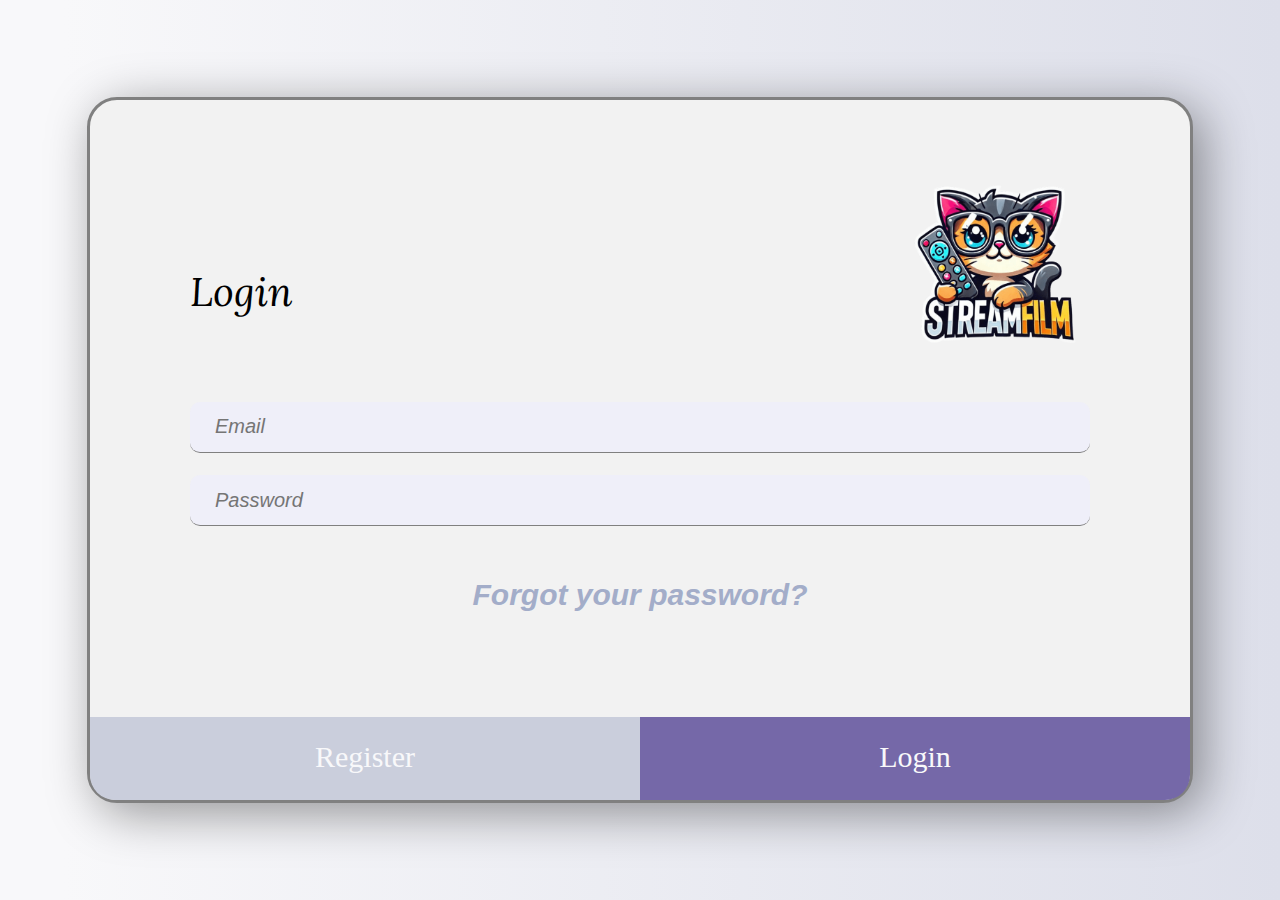
<file: View/login/index.html>
<!DOCTYPE html>
<html lang="en">
<head>
    <meta charset="UTF-8">
    <meta name="viewport" content="width=device-width, initial-scale=1.0">
    <link rel="stylesheet" href="../../Style/login/login.css">
    <link href="https://fonts.googleapis.com/css2?family=Lora:wght@400;700&display=swap" rel="stylesheet">
      
    <title>Login</title>
</head>
<body>
    <main>

    <form id="idform">
     

        <section id="section-uno">
            <h2 id="header2-login">Login</h2>
            <img src="../../Assets/pruebadefinitiva.png" alt="imagen-logo">
        </section>

        <section  id="section-dos">
            <input class="login-input"  size="30" type="email" id="idemail" name="email" placeholder="Email">
            <input class="login-input" size="30" type="password" id="idpass" name="pass" placeholder="Password">
        </section>

        <section id="section-tres">    
            <a href="./forgotpassword.html">Forgot your password?</a>
        </section>

        <div id="login-div-buttons">
            <a id="login-button-two" href="./register.html">Register</a>
          <a id="login-button-one" href="../dashboard/home.html">Login</a>
        
        </div>

        
    </form> 

    </main>
</body>
</html>
</file>
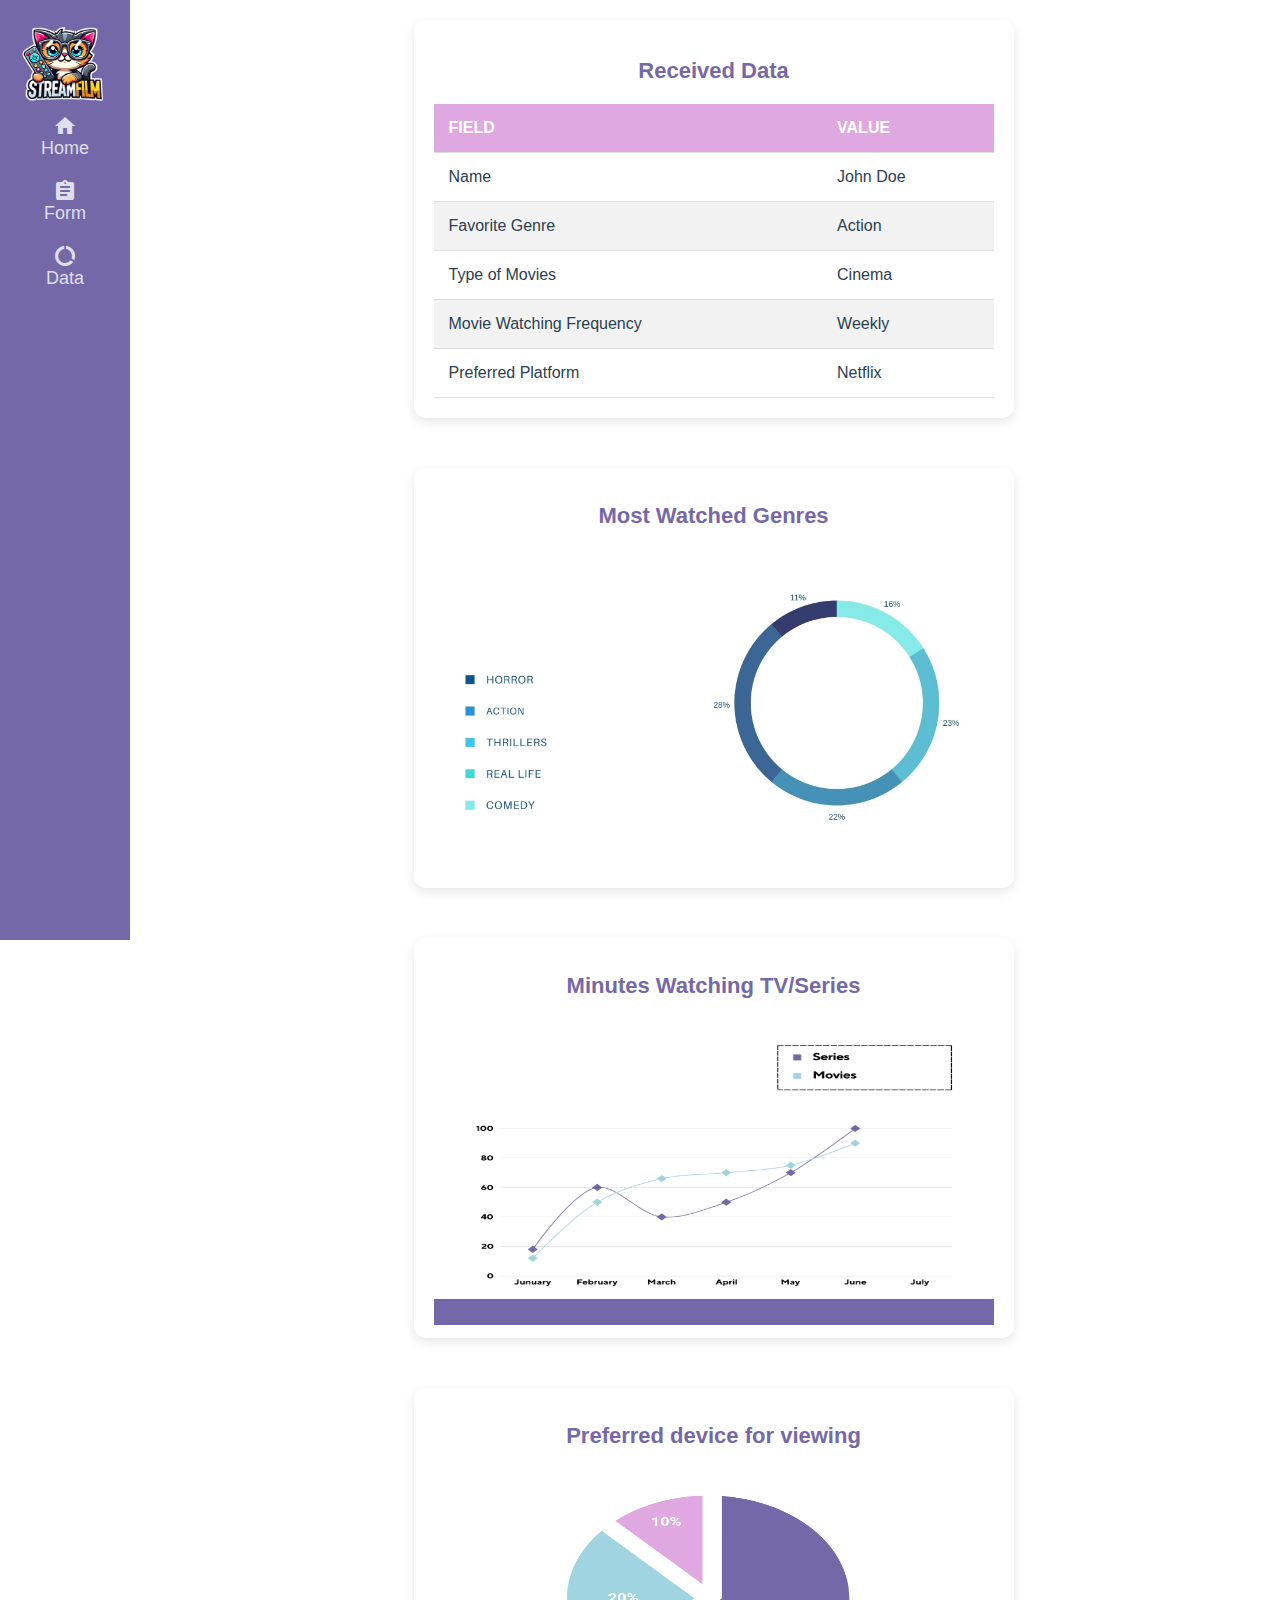
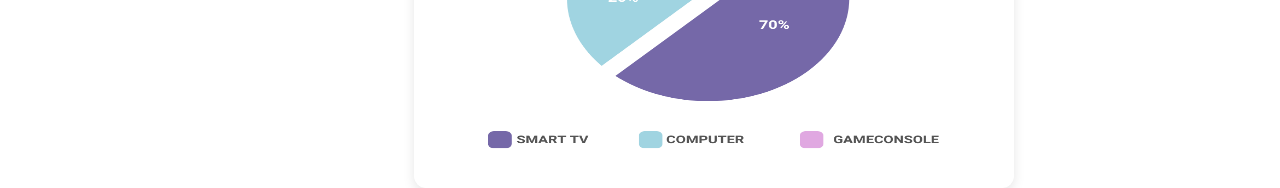
<file: View/dashboard/data.html>
<!DOCTYPE html>
<html lang="en">
<head>
    <meta charset="UTF-8">
    <meta name="viewport" content="width=device-width, initial-scale=1.0">
    <title>Data</title>
    <link rel="stylesheet" href="../../Style/dashboard/data.css">
    <link href="https://fonts.googleapis.com/icon?family=Material+Icons" rel="stylesheet">
</head>
<body>
    <main class="main">
        <section class="menu">
            <div class="logo">
                <img src="../../Assets/dashboard/logo.png" alt="">
            </div>
            <nav class="barra">
                <a href="./home.html"><span class="material-icons">home</span>Home</a>
                <a href="./form.html"><span class="material-icons">assignment</span>Form</a>
                <a href="./data.html"><span class="material-icons">data_usage</span>Data</a>
            </nav>
        </section>
        
        <section class="data-all">
            <section class="data-card">
                <div class="card">
                    <h2>Received Data</h2>
                    <table>
                        <thead>
                            <tr>
                                <th>Field</th>
                                <th>Value</th>
                            </tr>
                        </thead>
                        <tbody>
                            <tr>
                                <td>Name</td>
                                <td>John Doe</td>
                            </tr>
                            <tr>
                                <td>Favorite Genre</td>
                                <td>Action</td>
                            </tr>
                            <tr>
                                <td>Type of Movies</td>
                                <td>Cinema</td>
                            </tr>
                            <tr>
                                <td>Movie Watching Frequency</td>
                                <td>Weekly</td>
                            </tr>
                            <tr>
                                <td>Preferred Platform</td>
                                <td>Netflix</td>
                            </tr>
                        </tbody>
                    </table>
                </div>
            </section>
            <section class="data-card">
                <div class="card">
                    <h1>Most Watched Genres</h1>
                    <img src="/Assets/dashboard/grafico.jpg" alt="data">
                </div>
            </section>
            <section class="data-card">
                <div class="card02">
                    <h1>Minutes Watching TV/Series</h1>
                    <img src="/Assets/dashboard/grafico2.jpg" alt="Minutes">
                </div>
            </section>
            <section class="data-card">
                <div class="card02">
                    <h1>Preferred device for viewing</h1>
                    <img src="/Assets/dashboard/grafico3.png" alt="Device">
                </div>
            </section>
        </section>
    </main>
</body>
</html>
</file>
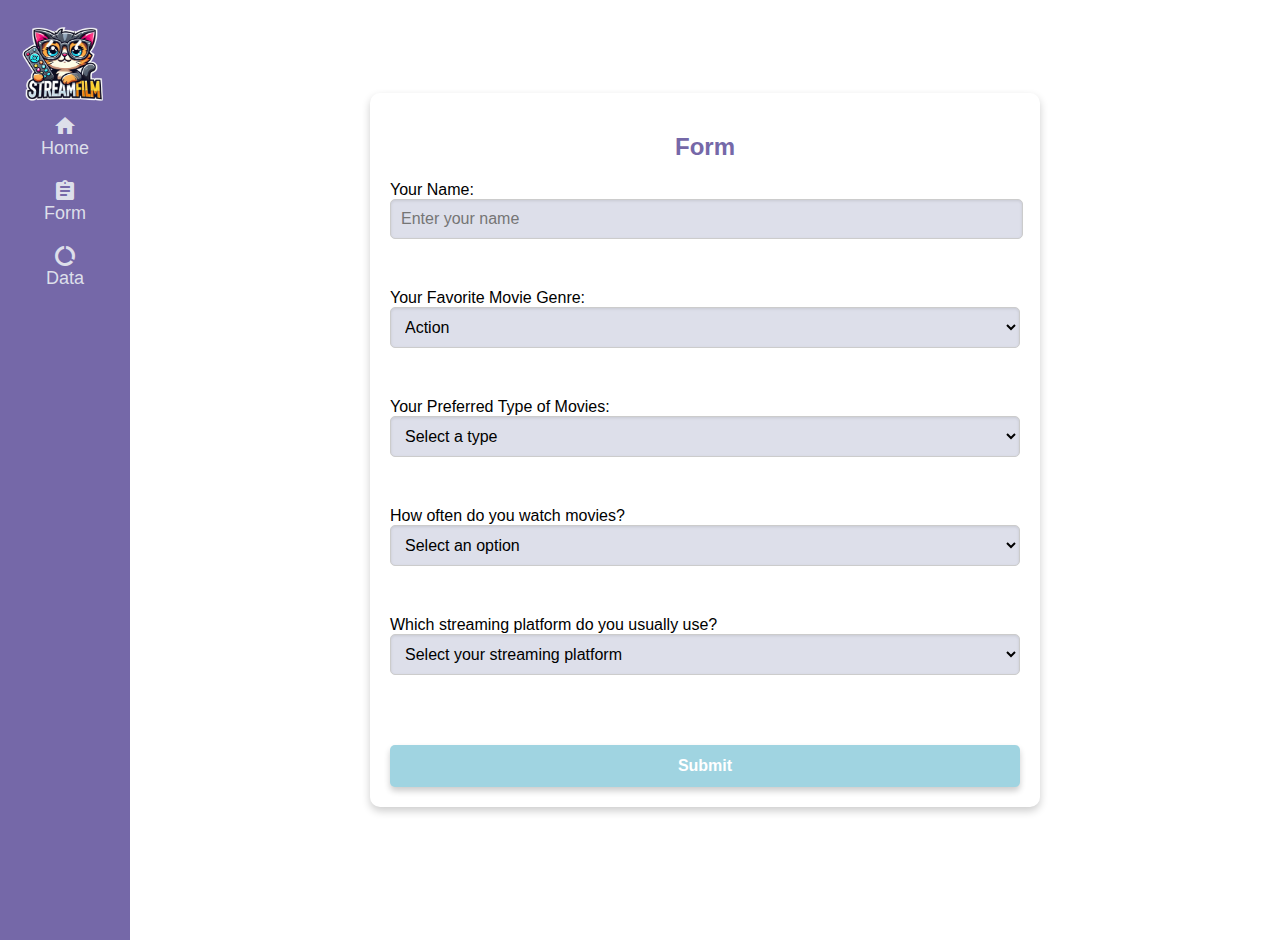
<file: View/dashboard/form.html>
<!DOCTYPE html>
<html lang="en">
<head>
    <meta charset="UTF-8">
    <meta name="viewport" content="width=device-width, initial-scale=1.0">
    <title>Form</title>
    <link href="https://fonts.googleapis.com/icon?family=Material+Icons" rel="stylesheet">
    <link rel="stylesheet" href="/Style/dashboard/form.css"> 
</head>
<body>
    <main class="main">
        <section class="menu">
            <div class="logo">
                <img src="../../Assets/dashboard/logo.png" alt="">
            </div>
            <nav class="barra">
                <a href="./home.html"><span class="material-icons">home</span>Home </a>
                <a href="./form.html"><span class="material-icons">assignment</span>Form </a>
                <a href="./data.html"><span class="material-icons">data_usage</span>Data</a>
            </nav>
        </section>
        
        <section class="form-card">
            <h2>Form</h2>
            <form>
                <label>Your Name:</label>
                <input type="text" placeholder="Enter your name">

                <label>Your Favorite Movie Genre:</label>
                <select name="genre">
                    <option value="action">Action</option>
                    <option value="comedy">Comedy</option>
                    <option value="drama">Drama</option>
                    <option value="horror">Horror</option>
                    <option value="adventure">Adventure</option>
                    <option value="science_fiction">Science Fiction</option>
                    <option value="fantasy">Fantasy</option>
                    <option value="animation">Animation</option>
                    <option value="documentary">Documentary</option>
                </select>

                <label>Your Preferred Type of Movies:</label>
                <select>
                    <option value="" disabled selected>Select a type</option>
                    <option value="cinema">Cinema</option>
                    <option value="tv">TV</option>
                    <option value="streaming">Streaming</option>
                </select>

                <label>How often do you watch movies?</label>
                <select>
                    <option value="" disabled selected>Select an option</option>
                    <option value="daily">Daily</option>
                    <option value="weekly">Weekly</option>
                    <option value="occasionally">Occasionally</option>
                    <option value="none">Prefer not to answer</option>
                </select>

                <label>Which streaming platform do you usually use?</label>
                <select>
                    <option value="" disabled selected>Select your streaming platform</option>
                    <option value="netflix">Netflix</option>
                    <option value="hulu">Hulu</option>
                    <option value="disney_plus">Disney+</option>
                    <option value="hbo_max">HBO Max</option>
                    <option value="prime_video">Amazon Prime Video</option>
                    <option value="apple_tv">Apple TV+</option>
                    <option value="paramount_plus">Paramount+</option>
                    <option value="other">Other</option>
                </select>
                
                <button class="btn-submit">Submit</button>
            </form>
        </section>
    </main>
</body>
</html>
</file>
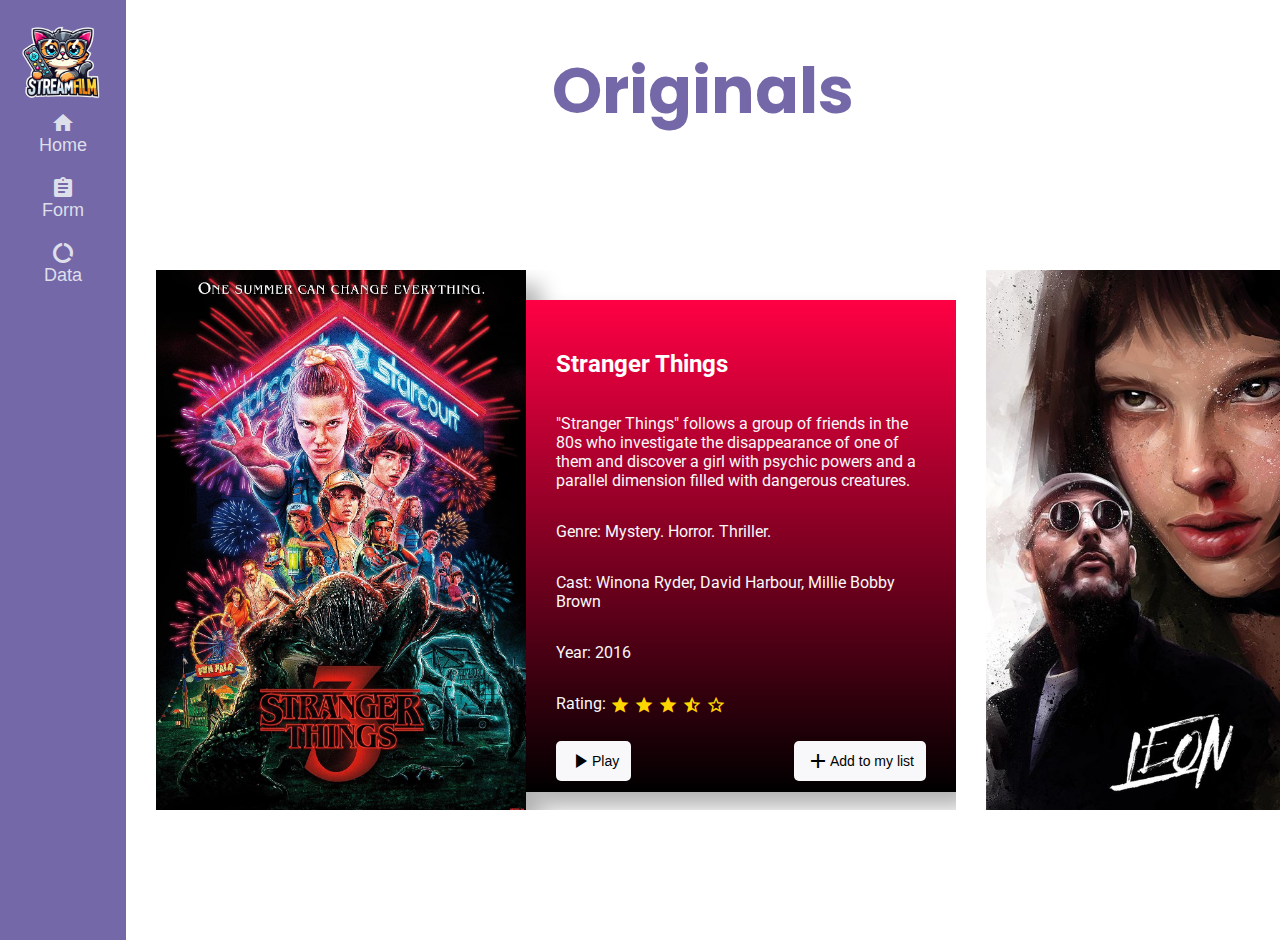
<file: View/dashboard/home.html>
<!DOCTYPE html>
<html lang="en">
<head>
    <meta charset="UTF-8">
    <meta name="viewport" content="width=device-width, initial-scale=1.0">
    <title>Dashboard</title>
    <link rel="stylesheet" href="/Style/dashboard/home.css">
    <link href="https://fonts.googleapis.com/icon?family=Material+Icons" rel="stylesheet">
    <link href="https://fonts.googleapis.com/css2?family=Roboto:wght@400;700&display=swap" rel="stylesheet">
    <link href="https://fonts.googleapis.com/css2?family=Poppins:wght@600&display=swap" rel="stylesheet">
</head>
<body>
    <main class="main">
        <section class="menu">
            <div class="logo">
                <img src="/Assets/dashboard/logo.png" alt="">
            </div>
            <nav class="barra">
                <a href="/View/dashboard/home.html"><span class="material-icons">home</span>Home</a>
                <a href="/View/dashboard/form.html"><span class="material-icons">assignment</span>Form</a>
                <a href="/View/dashboard/data.html"><span class="material-icons">data_usage</span>Data</a>
            </nav>
        </section>
        <section class="container-all">
            <section class="titulo">
                <h1>Originals</h1>
            </section>
            <section class="carrusel">
                <div class="carrusel-container">
                    <div class="carrusel-item">
                        <div class="card-imagen">
                            <img src="/Assets/dashboard/stranger.jpg" alt="Stranger Things">
                        </div>
                        <div class="card-info" id="stranger-things">
                            <h2>Stranger Things</h2>
                            <p>"Stranger Things" follows a group of friends in the 80s who investigate the disappearance of one of them and discover a girl with psychic powers and a parallel dimension filled with dangerous creatures.</p>
                            <p>Genre: Mystery. Horror. Thriller.</p>
                            <p>Cast: Winona Ryder, David Harbour, Millie Bobby Brown</p>
                            <p>Year: 2016</p>
                            <p>Rating: 
                                <span class="material-icons star">star</span>
                                <span class="material-icons star">star</span>
                                <span class="material-icons star">star</span>
                                <span class="material-icons star">star_half</span>
                                <span class="material-icons star">star_border</span>
                            </p>
                            <div class="buttons">
                                <button class="btn-play"><span class="material-icons">play_arrow</span>Play</button>
                                <button class="btn-add"><span class="material-icons">add</span>Add to my list</button>
                            </div>
                        </div>
                    </div>
                    <div class="carrusel-item">
                        <div class="card-imagen">
                            <img src="/Assets/dashboard/leon.jpg" alt="Leon: The Professional">
                        </div>
                        <div class="card-info" id="leon">
                            <h2>Leon: The Professional</h2>
                            <p>A hitman becomes the protector of an orphaned girl after a brutal murder in her family.</p>
                            <p>Genre: Action.</p>
                            <p>Cast: Jean Reno, Natalie Portman, Gary Oldman</p>
                            <p>Year: 1994</p>
                            <p>Rating: 
                                <span class="material-icons star">star</span>
                                <span class="material-icons star">star</span>
                                <span class="material-icons star">star</span>
                                <span class="material-icons star">star_half</span>
                                <span class="material-icons star">star_border</span>
                            </p>
                            <div class="buttons">
                                <button class="btn-play"><span class="material-icons">play_arrow</span>Play</button>
                                <button class="btn-add"><span class="material-icons">add</span>Add to my list</button>
                            </div>
                        </div>
                    </div>
                    <div class="carrusel-item">
                        <div class="card-imagen">
                            <img src="/Assets/dashboard/joker.jpg" alt="Joker">
                        </div>
                        <div class="card-info" id="joker">
                            <h2>Joker</h2>
                            <p>A failed comedian becomes a psychotic criminal who destabilizes Gotham City with his chaotic presence.</p>
                            <p>Genre: Drama. Crime.</p>
                            <p>Cast: Joaquin Phoenix, Robert De Niro, Zazie Beetz</p>
                            <p>Year: 2019</p>
                            <p>Rating: 
                                <span class="material-icons star">star</span>
                                <span class="material-icons star">star</span>
                                <span class="material-icons star">star</span>
                                <span class="material-icons star">star</span>
                                <span class="material-icons star">star_border</span>
                            </p>
                            <div class="buttons">
                                <button class="btn-play"><span class="material-icons">play_arrow</span>Play</button>
                                <button class="btn-add"><span class="material-icons">add</span>Add to my list</button>
                            </div>
                        </div>
                    </div>
                    <div class="carrusel-item">
                        <div class="card-imagen">
                            <img src="/Assets/dashboard/walking.jpg" alt="The Walking Dead">
                        </div>
                        <div class="card-info" id="walking-dead">
                            <h2>The Walking Dead</h2>
                            <p>In a post-apocalyptic world filled with zombies, a group of survivors searches for safety while facing threats from both the undead and other humans.</p>
                            <p>Genre: Horror. Drama. Action.</p>
                            <p>Cast: Andrew Lincoln, Norman Reedus, Melissa McBride</p>
                            <p>Year: 2010</p>
                            <p>Rating: 
                                <span class="material-icons star">star</span>
                                <span class="material-icons star">star</span>
                                <span class="material-icons star">star</span>
                                <span class="material-icons star">star_half</span>
                                <span class="material-icons star">star_border</span>
                            </p>
                            <div class="buttons">
                                <button class="btn-play"><span class="material-icons">play_arrow</span>Play</button>
                                <button class="btn-add"><span class="material-icons">add</span>Add to my list</button>
                            </div>
                        </div>
                    </div>
                    <div class="carrusel-item">
                        <div class="card-imagen">
                            <img src="/Assets/dashboard/hora.jpeg" alt="Adventure Time">
                        </div>
                        <div class="card-info" id="hora-aventura">
                            <h2>Adventure Time</h2>
                            <p>The adventures of Finn, a human boy, and Jake, his best friend and adoptive brother, a magical dog, in a post-apocalyptic world full of creatures and fantastic characters.</p>
                            <p>Genre: Animation. Adventure. Comedy.</p>
                            <p>Cast: Jeremy Shada, John DiMaggio, Hynden Walch</p>
                            <p>Year: 2010</p>
                            <p>Rating: 
                                <span class="material-icons star">star</span>
                                <span class="material-icons star">star</span>
                                <span class="material-icons star">star</span>
                                <span class="material-icons star">star</span>
                                <span class="material-icons star">star_border</span>
                            </p>
                            <div class="buttons">
                                <button class="btn-play"><span class="material-icons">play_arrow</span>Play</button>
                                <button class="btn-add"><span class="material-icons">add</span>Add to my list</button>
                            </div>
                        </div>
                    </div>
                    <div class="carrusel-item">
                        <div class="card-imagen">
                            <img src="/Assets/dashboard/game.jpg" alt="Game of Thrones">
                        </div>
                        <div class="card-info" id="game-thrones">
                            <h2>Game of Thrones</h2>
                            <p>In a fantasy world filled with political intrigue and conflict, several noble families fight for control of the Iron Throne and the Seven Kingdoms.</p>
                            <p>Genre: Fantasy. Drama. Adventure.</p>
                            <p>Cast: Emilia Clarke, Kit Harington, Peter Dinklage</p>
                            <p>Year: 2011</p>
                            <p>Rating: 
                                <span class="material-icons star">star</span>
                                <span class="material-icons star">star</span>
                                <span class="material-icons star">star</span>
                                <span class="material-icons star">star_half</span>
                                <span class="material-icons star">star_border</span>
                            </p>
                            <div class="buttons">
                                <button class="btn-play"><span class="material-icons">play_arrow</span>Play</button>
                                <button class="btn-add"><span class="material-icons">add</span>Add to my list</button>
                            </div>
                        </div>
                    </div>
                </div>
            </section>
        </section>
    </main>
</body>
</html>
</file>
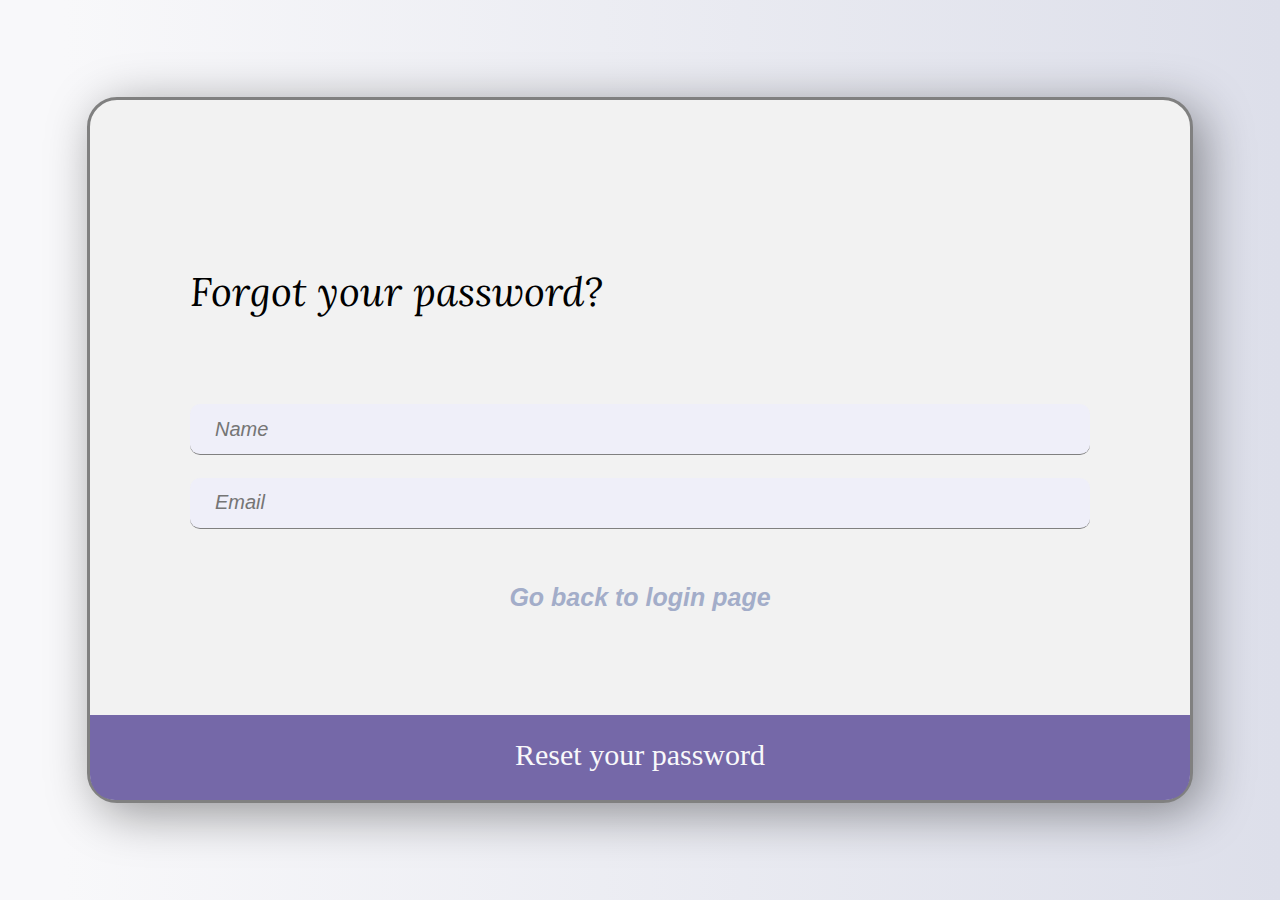
<file: View/login/forgotpassword.html>
<!DOCTYPE html>
<html lang="en">
<head>
    <meta charset="UTF-8">
    <meta name="viewport" content="width=device-width, initial-scale=1.0">
    <link rel="stylesheet" href="../../Style/login/forgotpassword.css">
    <title>Forgot your password?</title>
</head>
<body>
    <main>
        <form id="id-form-forgot">
            <section id="forgot-section-one">
                <h2 id="heading-forgot">Forgot your password?</h2>
            </section>

            <section id="forgot-section-two">
                <input class="forgot-input"  size="30" type="text" placeholder="Name" >
                <input class="forgot-input" size="30" type="email" placeholder="Email">

            </section>

            <section id="forgot-section-three">
                <a href="./index.html">Go back to login page</a>
            </section>

            <a id="forgot-reset-button" href="../dashboard/home.html">Reset your password</a>
            
        </form>
       
        </form>

    </main>
    
</body>
</html>
</file>
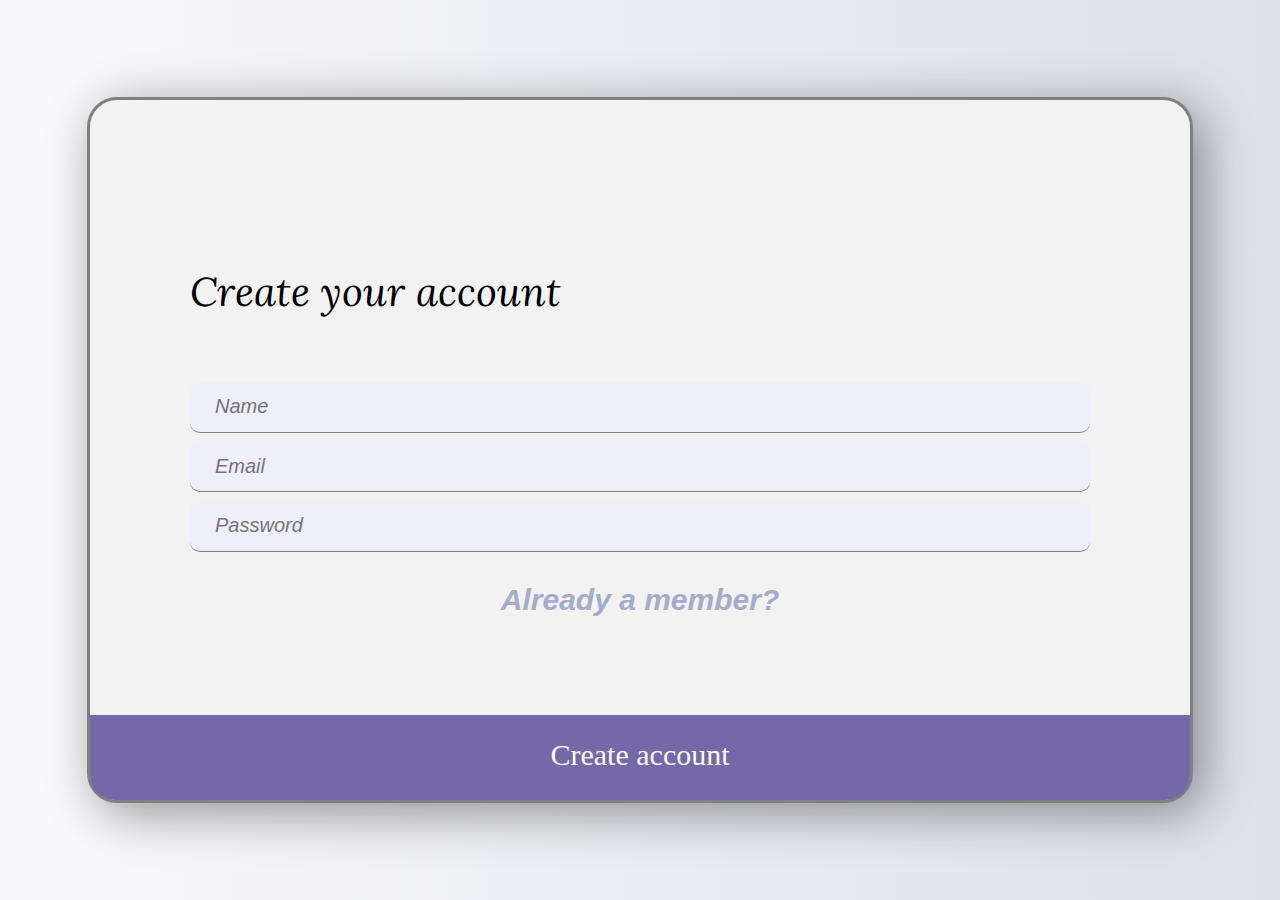
<file: View/login/register.html>
<!DOCTYPE html>
<html lang="en">
<head>
    <meta charset="UTF-8">
    <meta name="viewport" content="width=device-width, initial-scale=1.0">
    <link rel="stylesheet" href="/Style/login/register.css">
    <title>Register</title>
</head>
<body>
    <main>
        <form id="id-form-register">
            <section id="register-section-one">
                <h2 id="heading-register">Create your account</h2>
            </section>

            <section id="register-section-two">
                <input class="register-input"  size="30" type="text" id="idtext" name="text" placeholder="Name" >
                <input class="register-input" size="30" type="email" id="idemail" name="email" placeholder="Email">
                <input class="register-input" size="30" type="password" id="idpass" name="pass" placeholder="Password">
            </section>

            <section id="register-section-three">
                <a href="/View/login/index.html">Already a member?</a>
            </section>

            <a id="register-create-button" href="/View/dashboard/home.html">Create account</a>
            
        </form>

    </main>
    
</body>
</html>
</file>
<file: Style/login/login.css>
@import url('https://fonts.googleapis.com/css2?family=Lora:wght@400;700&display=swap');
body{
  /* background-color: #f2f2f2; */
  background: linear-gradient(90deg, rgba(248,248,250,1) 5%, rgba(221,223,234,1) 100%);
  display: flex;              
  justify-content: center;       
  align-items: center;
  height: 100vh;                 
  width: 100%;
  margin: 0;   
}

#header2-login{
    font-size: 40px;
    font-family: 'Lora', serif;
    font-weight: 400;
    font-style: italic;
}

#idform{
  background-color: #f2f2f2;
  box-shadow: 10px 10px 50px rgba(0, 0, 0, 0.4) ;
    border-radius: 30px;
    border-style: solid;
    border-color: grey;
    border-width: 3px;
    width: 1100px;
    height: 700px;
    display: flex;
    flex-direction: column;
    justify-content: space-between;
    align-items: center;
  }

  /*JustifyCOntent = MainAxisAligment
    Align-Items =CrossAxisAligment*/
#section-uno {

  display: flex;
  flex-direction: row;
  align-items:end;
  justify-content: space-between;
  width: 900px;
  height: 250px;
}

#section-uno img{
  width: 180px;
  height: 180px;
  border-radius: 10px;
}

#section-dos {
  display: flex;
  flex-direction: column;
  justify-content: space-evenly;
  width: 900px;
  height: 170px;
}

.login-input{
    border-radius: 10px;
    padding: 0px 15px;
    height: 50px;
    color: black;
    font-style: italic;
    font-size: 20px;
    border: none;                
    border-bottom: 1px solid grey;
    background-color: #eeeef9ef;
}

.login-input::placeholder{
    padding-left: 10px;
}

#section-tres{

  display: flex;
  flex-direction: column;
  justify-content: start;
  align-items: center;
  width: 1000px;
  height: 110px;
}

#section-tres a{
    color: #a3adc9;
    text-decoration: none;
    font-size: 30px;
    font-family: 'Roboto', sans-serif;
    font-weight: 550;
    font-style: italic;
}

#login-div-buttons{
    width: 100%;
    display: flex;
    flex-direction: row;
    justify-content: space-around;
}


#login-button-one{
  text-decoration: none;
  /* width: 500px; 
  height: 80px; */
  height: 100%;
  width: 50%;
  font-family: 'Times New Roman',sans-serif;
  font-size: 30px; 
  text-align: center;
  background-color: #7568a8;  
  color: #f8f8fa; 
  line-height: 80px; 
  border-radius: 0px 0px 25px 0px; 

}

#login-button-two{
  text-decoration: none;
  height: 100%;
  width: 50%;
  font-family: 'Times New Roman', Times, serif;
  font-size: 30px; 
  margin-bottom: 3px; 
  text-align: center;
  background-color: #cacedc;
  color: #f8f8fa;
  line-height: 80px; 
  /* border-radius: 5px;  */
  border-radius: 0px 0px 0px 25px; 
}
</file>
<file: Style/dashboard/data.css>
:root {
    --gris-claro: #f8f8fa;
    --gris-mediano: #cacedc;
    --gris-azulado: #dddfea;
    --morado: #7568a8;
    --azul-suave: #a3adc9;
    --azul-celeste: #a0d4e1;
    --rosa: #e0a8e1;
    --hover-barra: #4b4275;
}

body {
    margin: 0;
    padding: 0;
    font-family: Arial, sans-serif;
}

.main {
    display: flex;
    height: 100vh;
}

.menu {
    background-color: var(--morado);
    width: 10vh;
    height: 100vh;
    padding: 20px;
    display: flex;
    flex-direction: column;
}

.logo img {
    width: 100%;
    height: auto;
    object-fit: cover;
    display: block;
}

.barra {
    color: var(--morado);
}

.barra a {
    display: flex;
    flex-direction: column;
    color: var(--gris-azulado);
    padding: 10px;
    text-decoration: none;
    font-size: 18px;
    text-align: center;
}

.data-all {
    display: flex;
    flex-wrap: wrap;
    justify-content: center;
    margin-left: 10vh;
    gap: 50px;
    padding: 20px;
    width: calc(100% - 37vh);
}

.data-card {
    flex: 1 1 calc(50% - 20px); 
    max-width: 600px;
    box-sizing: border-box;
}


.card {
    background-color: white;
    padding: 20px;
    border-radius: 12px;
    box-shadow: 0 4px 12px rgba(0, 0, 0, 0.1);
    text-align: center;
    transition: transform 0.3s ease, box-shadow 0.3s ease;
}



.card:hover {
    transform: scale(1.05); 
    box-shadow: 0 8px 16px rgba(0, 0, 0, 0.2); 
}

.card h2, .card h1 {
    margin-bottom: 20px;
    font-size: 22px;
    color: var(--morado);
}

.card img {
    width: 100%;
    height: auto;
    max-height: 400px; 
}

.card02 {
    background-color: white;
    height: 40vh;
    padding: 20px;
    border-radius: 12px;
    box-shadow: 0 4px 12px rgba(0, 0, 0, 0.1);
    text-align: center;
    transition: transform 0.3s ease, box-shadow 0.3s ease;
}



.card02:hover {
    transform: scale(1.05); 
    box-shadow: 0 8px 16px rgba(0, 0, 0, 0.2); 
}

.card02 h2, .card02 h1 {
    margin-bottom: 20px;
    font-size: 22px;
    color: var(--morado);
}

.card02 img {
    width: 100%;
    height: 34vh;
    max-height: 400px; 
}

table {
    width: 100%;
    border-collapse: collapse;
    margin-top: 20px;
}

thead {
    background-color: var(--rosa);
    color: white;
}

th, td {
    padding: 15px;
    text-align: left;
    border-bottom: 1px solid #ddd;
}

tbody tr:nth-child(even) {
    background-color: #f2f2f2;
}

tbody tr:hover {
    background-color: #eaeaea;
}

th {
    font-weight: 600;
    text-transform: uppercase;
}

td {
    font-size: 16px;
    color: #2c3e50;
}
</file>
<file: Style/dashboard/form.css>
:root {
    --gris-claro: #f8f8fa;
    --gris-mediano: #cacedc;
    --gris-azulado: #dddfea;
    --morado: #7568a8;
    --azul-suave: #a3adc9;
    --azul-celeste: #a0d4e1;
    --rosa: #e0a8e1;
    --hover-barra: #4b4275;
}

body {
    margin: 0;
    padding: 0;
    font-family: Arial, sans-serif;
}

.main  {
    display: flex;
    height: 100vh;
}

.menu {
    background-color: var(--morado); 
    width: 10vh;
    height: 100vh; 
    padding: 20px;
    display: flex;
    flex-direction: column;
}

.logo img {
    width: 100%;       
    height: auto;
    object-fit: cover; 
    display: block;   
}

.barra {
    color: var(--morado);
}

.barra a {
    display: flex; 
    flex-direction: column;
    color: var(--gris-azulado);
    padding: 10px;
    text-decoration: none;
    font-size: 18px;
    text-align: center;
}

.barra a:hover {
    background-color: var(--hover-barra); 
    cursor:pointer
}

.form-card {
    display: flex;
    flex-direction: column;
    justify-content: center;
    align-items: center;
    background-color: white;
    width: 70vh; 
    padding: 20px;
    box-shadow: 0 4px 8px rgba(0, 0, 0, 0.2); 
    border-radius: 10px; 
    margin: auto; 
}

h2 {
    color: #7568a8;
    margin-bottom: 20px;
    text-align: center;
}

form {
    width: 100%; 
    display: flex;
    flex-direction: column;
}

select {
    background-color: var(--gris-azulado);
    margin-bottom: 50px;
    padding: 10px;
    font-size: 16px;
    border-radius: 5px;
    border: 1px solid #ccc;
    width: 100%;
    box-shadow: inset 0 1px 3px rgba(0, 0, 0, 0.1);
}

input {
    background-color: var(--gris-azulado);
    margin-bottom: 50px;
    padding: 10px;
    font-size: 16px;
    border-radius: 5px;
    border: 1px solid #ccc;
    width: 97%;
    box-shadow: inset 0 1px 3px rgba(0, 0, 0, 0.1);
}


input:focus, select:focus {
    border-color: var(--morado);
    outline: none;
}


.btn-submit {
    width: 100%; 
    padding: 12px 20px;
    margin-top: 20px;
    background-color: var(--azul-celeste);
    color: white;
    border: none;
    border-radius: 5px;
    font-size: 16px;
    font-weight: bold;
    cursor: pointer;
    box-shadow: 0 4px 6px rgba(0, 0, 0, 0.2); 
    transition: background-color 0.3s ease, transform 0.3s ease;
}

.btn-submit:hover {
    transform: translateY(-3px); 
    box-shadow: 0 6px 8px rgba(0, 0, 0, 0.3); 
}

.btn-submit:active {
    transform: translateY(0); 
    box-shadow: 0 3px 5px rgba(0, 0, 0, 0.2); 
}
</file>
<file: Style/dashboard/home.css>
:root {
    --gris-claro: #f8f8fa;
    --gris-mediano: #cacedc;
    --gris-azulado: #dddfea;
    --morado: #7568a8;
    --azul-suave: #a3adc9;
    --azul-celeste: #a0d4e1;
    --rosa: #e0a8e1;
    --hover-barra: #4b4275;
    --font-carrusel: 'Roboto', sans-serif;
}


html, body {
    height: 100%;
    margin: 0;
}

body {
    font-family: Arial, sans-serif;
}

.main {
    display: flex;
    height: 100vh;
}

.menu {
    background-color: var(--morado); 
    width: 10vh;
    height: 100vh; 
    padding: 20px;
    display: flex;
    flex-direction: column;
}

.logo img {
    width: 100%;       
    height: auto;
    object-fit: cover; 
    display: block;   
}

.barra {
    color: var(--morado);
}

.barra a {
    display: flex; 
    flex-direction: column;
    color: var(--gris-azulado);
    padding: 10px;
    text-decoration: none;
    font-size: 18px;
    text-align: center;
}

.barra a:hover {
    background-color: var(--hover-barra); 
    cursor:pointer
}

.container-all {
    display: flex;
    flex-direction: column;
    align-items: center;
    justify-content: center; 
    height: 90vh; 
    width: calc(100% - 14vh); 
}


.titulo {
    color: var(--morado);
    font-family: 'Poppins', sans-serif; 
    font-size: xx-large;
    width: 100%;
    height: 20vh;
    text-align: center;
    padding: 0;
}

.carrusel {
    margin-top: 10vh;
    display: flex;
    height: 60vh;
    width: 100%;
    overflow: hidden; 
    position: relative;
    font-family: var(--font-carrusel);
}

.carrusel-container {
    display: flex;
    align-items: center;
    height: 100%;
    width: 200%; 
    border-radius: 0.9%;
    animation: scroll 35s linear infinite; 
    animation-play-state: running;
    transition: animation-play-state 0.3s ease; 
}

.carrusel:hover .carrusel-container {
    animation-play-state: paused; 
}

.carrusel-item {
    margin-left: 30px;
    flex: 0 0 auto;
    width: 800px;
    height: 60vh;    
    display: flex;
    overflow: hidden;
    box-sizing: border-box;
}

.card-imagen {
    box-shadow: 15px 15px 20px rgba(0, 0, 0, 0.3);
    height: 100%;
    width: 50%;
    display: flex;
}

.card-imagen img {
    height: 100%;
    width: 100%;
    object-fit: cover;
}

.card-info {
    display: flex;
    flex-direction: column;
    justify-content: space-between; 
    height: 80%;
    width: 50%;
    padding: 30px;
    margin-top: 3.8%;
    box-shadow: 15px 15px 20px rgba(0, 0, 0, 0.3);
    text-align: start;
    color: white;
}

.card-info h2 {
    font-size: x-large;
}

.card-info p {
    color: var(--gris-claro);
    flex-grow: 1; 
}

.buttons {
    display: flex;
    justify-content: space-between;
    margin-top: 10px;
    align-items: center;
}

.buttons button {
    background-color: var(--gris-claro);
    border: none;
    border-radius: 5px;
    color: black;
    cursor: pointer;
    display: flex;
    align-items: center;
    font-size: 14px;
    padding: 8px 12px;
}



.material-icons.star {
    font-size: 20px;
    color: gold;
    vertical-align: middle;
}
#stranger-things {
    background: linear-gradient(to bottom, #ff0044, #000000);
}

#leon {
    background: linear-gradient(to bottom, #3a3a3a, #2c2c2c, #1a1a1a, #000000);
}

#joker {
    background: linear-gradient(to bottom, #a0cba7, #000000);
}

#walking-dead {
    background: linear-gradient(to bottom, #6d6d6d, #4f4f4f, #000000);
}

#hora-aventura {
    background: linear-gradient(to bottom, #3e2a6b, #5b3f9e, #000000);
}
#game-thrones {
    background: linear-gradient(to bottom, #2c2c2c, #7a7a7a, #000000);
}

@keyframes scroll {
    0% {
        transform: translateX(0);
    }
    100% {
        transform: translateX(-100%);
    }
}
</file>
<file: Style/login/forgotpassword.css>
@import url('https://fonts.googleapis.com/css2?family=Lora:wght@400;700&display=swap');
body{
  background: linear-gradient(90deg, rgba(248,248,250,1) 5%, rgba(221,223,234,1) 100%);
  display: flex;              
  justify-content: center;       
  align-items: center;
  height: 100vh;                 
  margin: 0;   
}

#id-form-forgot{
  background-color: #f2f2f2;
  
    box-shadow: 10px 10px 50px rgba(0, 0, 0, 0.4) ;
      border-radius: 30px;
      border-style: solid;
      border-color: grey;
      border-width: 3px;
      width: 1100px;
      height: 700px;
      display: flex;
      flex-direction: column;
      justify-content: space-between;
      align-items: center;
}

#forgot-section-one{

  display: flex;
  flex-direction: column;
  align-items:start;
  justify-content: end;
  width: 900px;
  height: 250px;  
}
#forgot-section-two{
 
  display: flex;
  flex-direction: column;
  justify-content: space-evenly;
  width: 900px;
  height: 170px;
}

#heading-forgot{
    font-size: 40px;
    font-family: 'Lora', serif;
    font-weight: 400;
    font-style: italic
}
.forgot-input{
  
    border-radius: 10px;
    padding: 0px 15px;
    height: 50px;
    color: black;
    font-style: italic;
    font-size: 20px;
    border: none;                
    border-bottom: 1px solid grey;
    background-color: #eeeef9ef;
}
.forgot-input::placeholder{
  padding-left: 10px;
}

#forgot-section-three{
  width: 850px;
  height: 100px;
  display: flex;
  flex-direction: row;
  justify-content: center;
}

#forgot-section-three a{
    color: #a3adc9;
      text-decoration: none;
      font-size: 25px;
      font-family: 'Roboto', sans-serif;
      font-weight: 550;
      font-style: italic;
  }


#forgot-reset-button{
  text-decoration: none;
  width: 100%;
  height: 85px; 
  font-family: 'Times New Roman',sans-serif;
  font-size: 30px; 
  text-align: center;
  background-color: #7568a8;  
  /* background-color: #cacedc; */
  color: #f8f8fa;
  line-height: 80px; 
  border-radius: 0px 0px 25px 25px;
}
</file>
<file: Style/login/register.css>
@import url('https://fonts.googleapis.com/css2?family=Lora:wght@400;700&display=swap');
body{
  background: linear-gradient(90deg, rgba(248,248,250,1) 5%, rgba(221,223,234,1) 100%);
  display: flex;              
  justify-content: center;       
  align-items: center;
  height: 100vh;                 
  margin: 0;   
}

#id-form-register{
  background-color: #f2f2f2;

    box-shadow: 10px 10px 50px rgba(0, 0, 0, 0.4) ;
      border-radius: 30px;
      border-style: solid;
      border-color: grey;
      border-width: 3px;
      width: 1100px;
      height: 700px;
      display: flex;
      flex-direction: column;
      justify-content: space-between;
      align-items: center;
}

#register-section-one{
  display: flex;
  flex-direction: column;
  align-items:start;
  justify-content: end;
  width: 900px;
  height: 250px;  
}
#register-section-two{
  display: flex;
  flex-direction: column;
  justify-content: space-between;
  width: 900px;
  height: 170px;
}

#heading-register{
    font-size: 40px;
    font-family: 'Lora', serif;
    font-weight: 400;
    font-style: italic
}
.register-input{
  
    border-radius: 10px;
    padding: 0px 15px;
    height: 50px;
    color: black;
    font-style: italic;
    font-size: 20px;
    border: none;                
    border-bottom: 1px solid grey;
    background-color: #eeeef9ef;
}
.register-input::placeholder{
  padding-left: 10px;
}

#register-section-three{
  width: 730px;
  height: 100px;
  display: flex;
  flex-direction: row;
  justify-content: center;
  
}


#register-create-button{
  text-decoration: none;
  width: 100%;
  height: 85px; 
  font-family: 'Times New Roman',sans-serif;
  font-size: 30px; 
  text-align: center;
  background-color: #7568a8;  
  color: #f8f8fa;
  line-height: 80px; 
  border-radius: 0px 0px 25px 25px;
}

#register-section-three a{
  color: #a3adc9;
    text-decoration: none;
    font-size: 30px;
    font-family: 'Roboto', sans-serif;
    font-weight: 550;
    font-style: italic;
}
</file>
